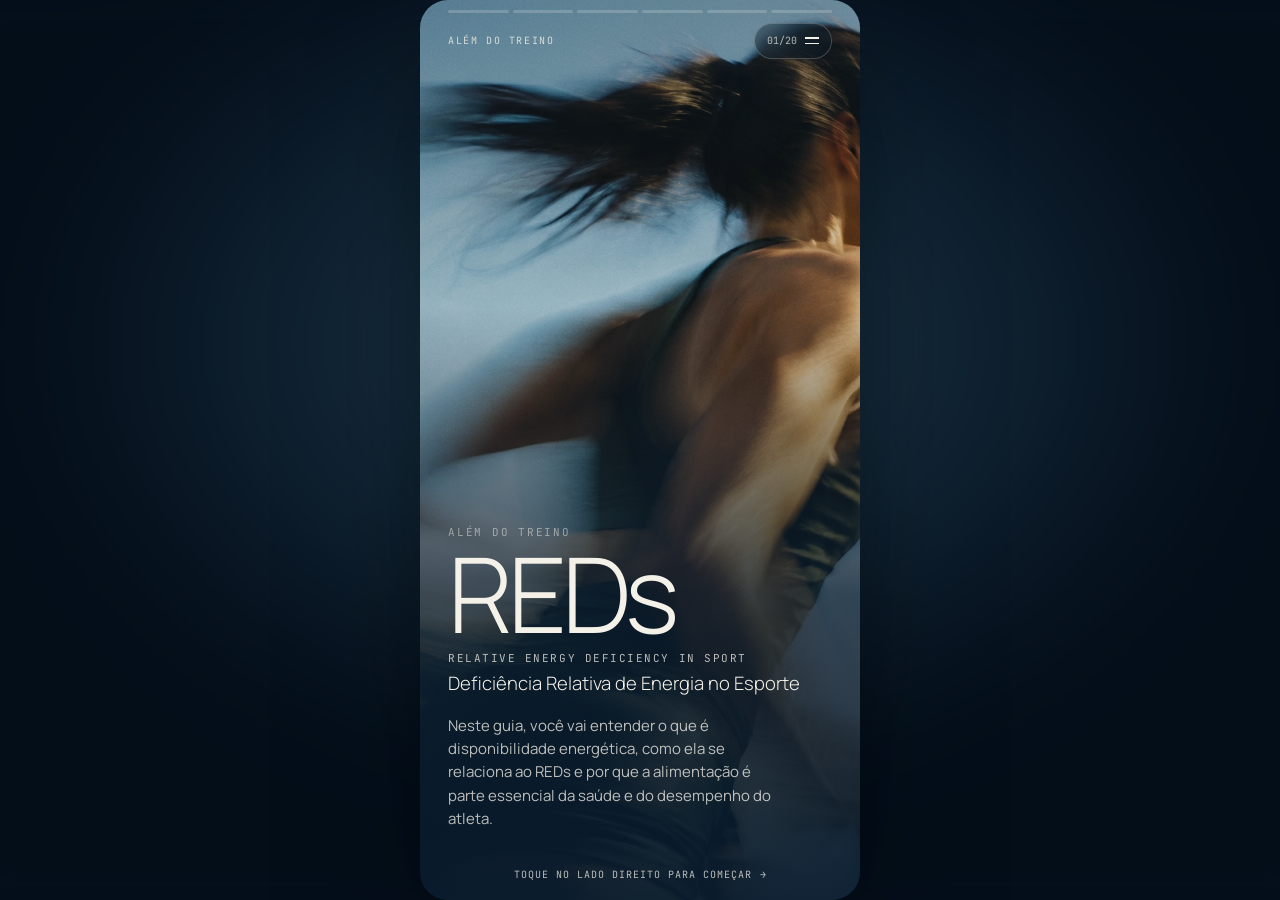
<file: index.html>
<!doctype html>
<html lang="pt-BR">
  <head>
    <meta charset="UTF-8" />
    <meta name="viewport" content="width=device-width, initial-scale=1, viewport-fit=cover" />
    <meta name="theme-color" content="#081B2D" />
    <meta name="apple-mobile-web-app-capable" content="yes" />
    <meta name="apple-mobile-web-app-status-bar-style" content="black-translucent" />
    <meta name="description" content="Revista digital interativa sobre Deficiência Relativa de Energia no Esporte (REDs). Material educativo para os atletas universitários da Liga Einstein." />
    <title>Além do Treino</title>
    <link rel="preconnect" href="https://fonts.googleapis.com" />
    <link rel="preconnect" href="https://fonts.gstatic.com" crossorigin />
    <link rel="stylesheet" href="https://fonts.googleapis.com/css2?family=Instrument+Serif:ital@0;1&family=JetBrains+Mono:wght@400;500&display=swap" />
    <script type="module" crossorigin src="./assets/revista-BisSAlgN.js"></script>
    <link rel="modulepreload" crossorigin href="./assets/media-7JALDB8Z.js">
    <link rel="stylesheet" crossorigin href="./assets/media-zFpfJcZQ.css">
  </head>
  <body>
    <div id="root"></div>
  </body>
</html>
</file>
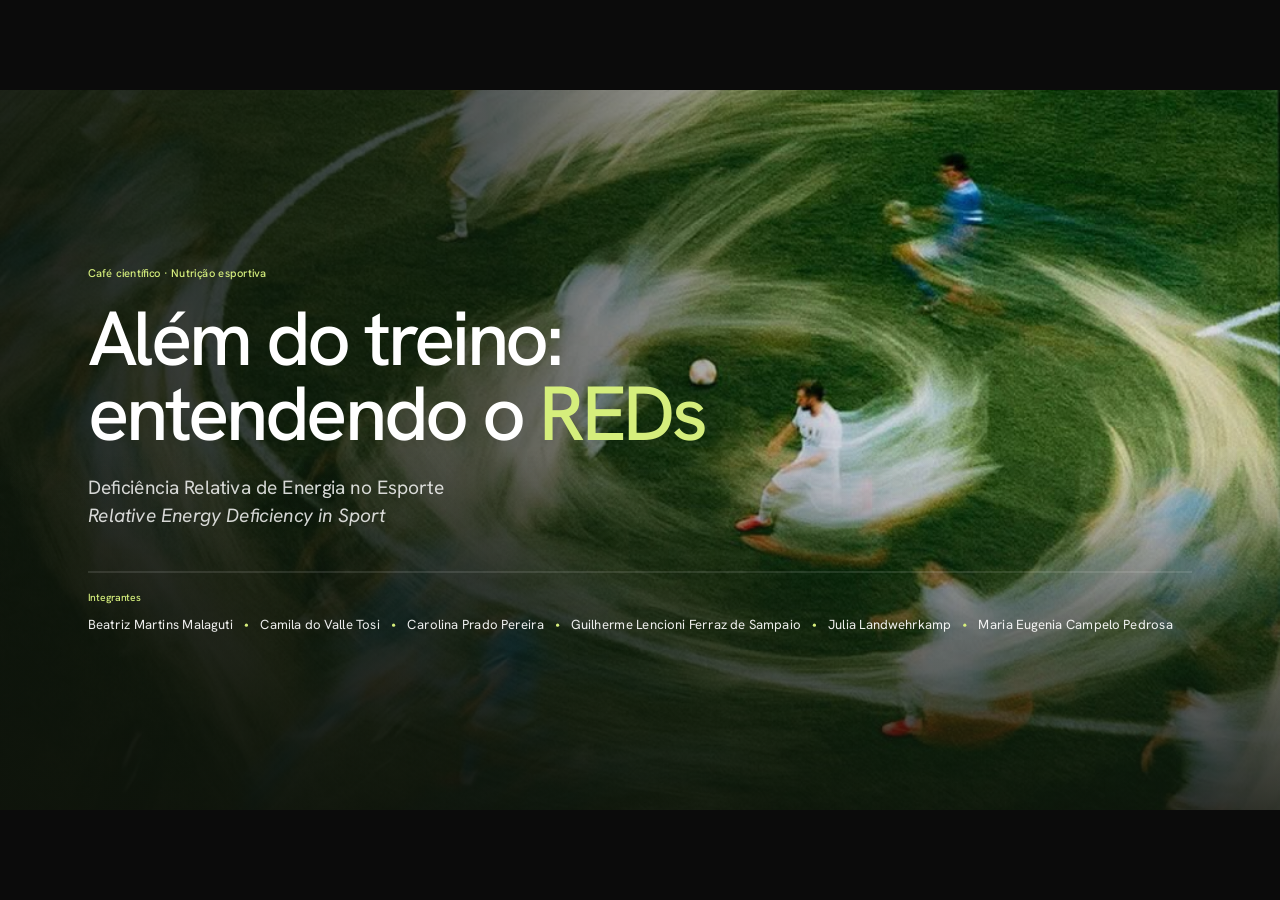
<file: aula-v2.html>
<!doctype html>
<html lang="pt-BR">
  <head>
    <meta charset="UTF-8" />
    <meta name="viewport" content="width=device-width, initial-scale=1" />
    <meta name="theme-color" content="#141414" />
    <title>Além do treino: entendendo o REDs</title>
    <link rel="preconnect" href="https://fonts.googleapis.com" />
    <link rel="preconnect" href="https://fonts.gstatic.com" crossorigin />
    <link rel="stylesheet" href="https://fonts.googleapis.com/css2?family=Hanken+Grotesk:ital,wght@0,300..700;1,300..500&display=swap" />
    <script type="module" crossorigin src="./assets/aula2-DTY_KJh2.js"></script>
    <link rel="modulepreload" crossorigin href="./assets/proxy-BVHBZPdx.js">
    <link rel="modulepreload" crossorigin href="./assets/notas-ZuTpI4Wp.js">
    <link rel="stylesheet" crossorigin href="./assets/proxy-DI9Dw-A4.css">
  </head>
  <body>
    <div id="root"></div>
  </body>
</html>
</file>
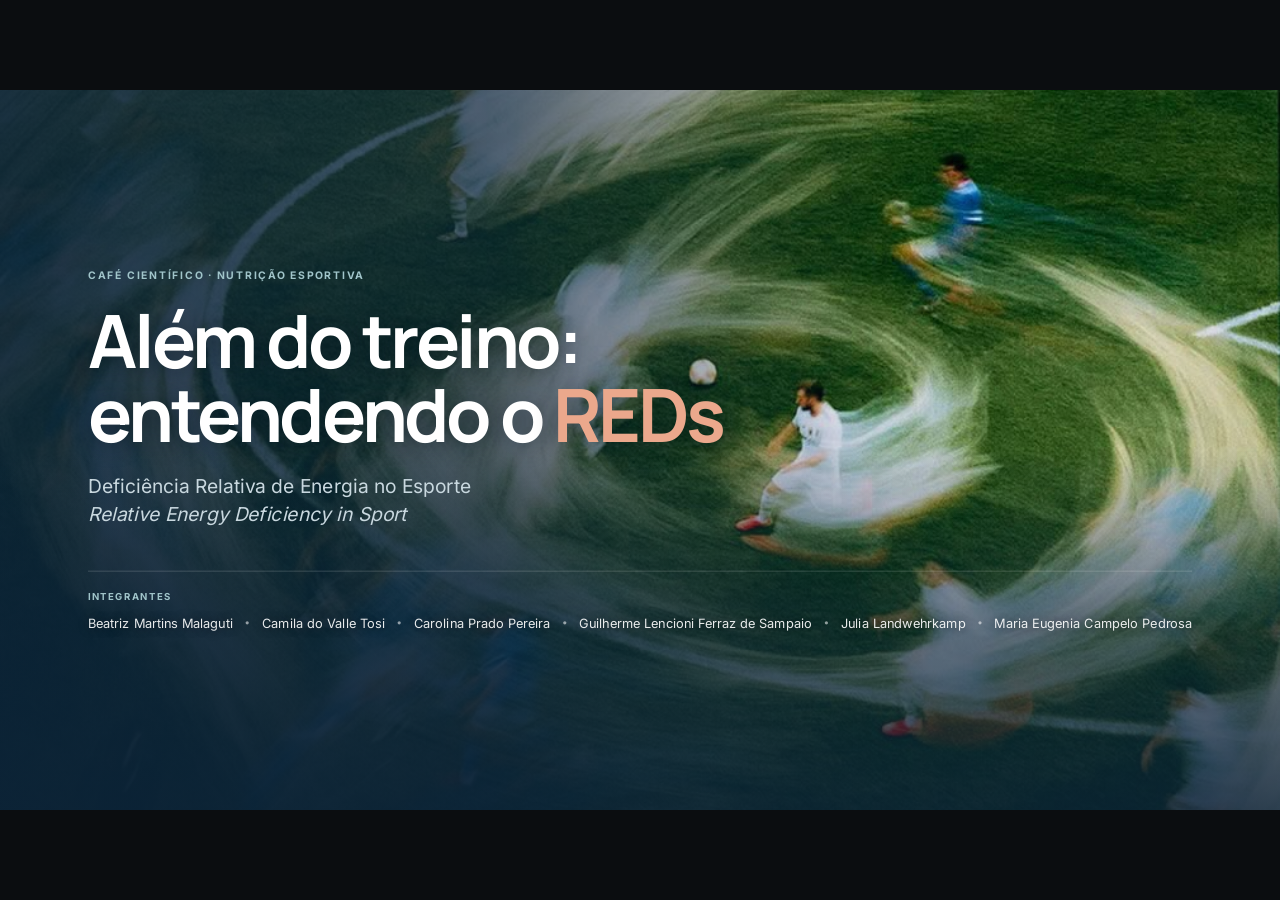
<file: aula.html>
<!doctype html>
<html lang="pt-BR">
  <head>
    <meta charset="UTF-8" />
    <meta name="viewport" content="width=device-width, initial-scale=1" />
    <meta name="theme-color" content="#081B2D" />
    <title>Aula · REDs · Além do Treino</title>
    <link rel="preconnect" href="https://fonts.googleapis.com" />
    <link rel="preconnect" href="https://fonts.gstatic.com" crossorigin />
    <link rel="stylesheet" href="https://fonts.googleapis.com/css2?family=Instrument+Serif:ital@0;1&family=JetBrains+Mono:wght@400;500&display=swap" />
    <script type="module" crossorigin src="./assets/aula-ByTCHoAB.js"></script>
    <link rel="modulepreload" crossorigin href="./assets/media-7JALDB8Z.js">
    <link rel="stylesheet" crossorigin href="./assets/media-zFpfJcZQ.css">
    <link rel="stylesheet" crossorigin href="./assets/aula-BsATLV94.css">
  </head>
  <body>
    <div id="root"></div>
  </body>
</html>
</file>
<file: assets/media-zFpfJcZQ.css>
@font-face{font-family:Manrope Variable;font-style:normal;font-display:swap;font-weight:200 800;src:url([data-uri]) format("woff2-variations");unicode-range:U+0460-052F,U+1C80-1C8A,U+20B4,U+2DE0-2DFF,U+A640-A69F,U+FE2E-FE2F}@font-face{font-family:Manrope Variable;font-style:normal;font-display:swap;font-weight:200 800;src:url(./manrope-cyrillic-wght-normal-Dvxsihut.woff2) format("woff2-variations");unicode-range:U+0301,U+0400-045F,U+0490-0491,U+04B0-04B1,U+2116}@font-face{font-family:Manrope Variable;font-style:normal;font-display:swap;font-weight:200 800;src:url(./manrope-greek-wght-normal-DL7QRZyv.woff2) format("woff2-variations");unicode-range:U+0370-0377,U+037A-037F,U+0384-038A,U+038C,U+038E-03A1,U+03A3-03FF}@font-face{font-family:Manrope Variable;font-style:normal;font-display:swap;font-weight:200 800;src:url(./manrope-vietnamese-wght-normal-usUDDRr7.woff2) format("woff2-variations");unicode-range:U+0102-0103,U+0110-0111,U+0128-0129,U+0168-0169,U+01A0-01A1,U+01AF-01B0,U+0300-0301,U+0303-0304,U+0308-0309,U+0323,U+0329,U+1EA0-1EF9,U+20AB}@font-face{font-family:Manrope Variable;font-style:normal;font-display:swap;font-weight:200 800;src:url(./manrope-latin-ext-wght-normal-Ch3YOpNY.woff2) format("woff2-variations");unicode-range:U+0100-02BA,U+02BD-02C5,U+02C7-02CC,U+02CE-02D7,U+02DD-02FF,U+0304,U+0308,U+0329,U+1D00-1DBF,U+1E00-1E9F,U+1EF2-1EFF,U+2020,U+20A0-20AB,U+20AD-20C0,U+2113,U+2C60-2C7F,U+A720-A7FF}@font-face{font-family:Manrope Variable;font-style:normal;font-display:swap;font-weight:200 800;src:url(./manrope-latin-wght-normal-DHIcAJRg.woff2) format("woff2-variations");unicode-range:U+0000-00FF,U+0131,U+0152-0153,U+02BB-02BC,U+02C6,U+02DA,U+02DC,U+0304,U+0308,U+0329,U+2000-206F,U+20AC,U+2122,U+2191,U+2193,U+2212,U+2215,U+FEFF,U+FFFD}*,:before,:after{--tw-border-spacing-x: 0;--tw-border-spacing-y: 0;--tw-translate-x: 0;--tw-translate-y: 0;--tw-rotate: 0;--tw-skew-x: 0;--tw-skew-y: 0;--tw-scale-x: 1;--tw-scale-y: 1;--tw-pan-x: ;--tw-pan-y: ;--tw-pinch-zoom: ;--tw-scroll-snap-strictness: proximity;--tw-gradient-from-position: ;--tw-gradient-via-position: ;--tw-gradient-to-position: ;--tw-ordinal: ;--tw-slashed-zero: ;--tw-numeric-figure: ;--tw-numeric-spacing: ;--tw-numeric-fraction: ;--tw-ring-inset: ;--tw-ring-offset-width: 0px;--tw-ring-offset-color: #fff;--tw-ring-color: rgb(59 130 246 / .5);--tw-ring-offset-shadow: 0 0 #0000;--tw-ring-shadow: 0 0 #0000;--tw-shadow: 0 0 #0000;--tw-shadow-colored: 0 0 #0000;--tw-blur: ;--tw-brightness: ;--tw-contrast: ;--tw-grayscale: ;--tw-hue-rotate: ;--tw-invert: ;--tw-saturate: ;--tw-sepia: ;--tw-drop-shadow: ;--tw-backdrop-blur: ;--tw-backdrop-brightness: ;--tw-backdrop-contrast: ;--tw-backdrop-grayscale: ;--tw-backdrop-hue-rotate: ;--tw-backdrop-invert: ;--tw-backdrop-opacity: ;--tw-backdrop-saturate: ;--tw-backdrop-sepia: ;--tw-contain-size: ;--tw-contain-layout: ;--tw-contain-paint: ;--tw-contain-style: }::backdrop{--tw-border-spacing-x: 0;--tw-border-spacing-y: 0;--tw-translate-x: 0;--tw-translate-y: 0;--tw-rotate: 0;--tw-skew-x: 0;--tw-skew-y: 0;--tw-scale-x: 1;--tw-scale-y: 1;--tw-pan-x: ;--tw-pan-y: ;--tw-pinch-zoom: ;--tw-scroll-snap-strictness: proximity;--tw-gradient-from-position: ;--tw-gradient-via-position: ;--tw-gradient-to-position: ;--tw-ordinal: ;--tw-slashed-zero: ;--tw-numeric-figure: ;--tw-numeric-spacing: ;--tw-numeric-fraction: ;--tw-ring-inset: ;--tw-ring-offset-width: 0px;--tw-ring-offset-color: #fff;--tw-ring-color: rgb(59 130 246 / .5);--tw-ring-offset-shadow: 0 0 #0000;--tw-ring-shadow: 0 0 #0000;--tw-shadow: 0 0 #0000;--tw-shadow-colored: 0 0 #0000;--tw-blur: ;--tw-brightness: ;--tw-contrast: ;--tw-grayscale: ;--tw-hue-rotate: ;--tw-invert: ;--tw-saturate: ;--tw-sepia: ;--tw-drop-shadow: ;--tw-backdrop-blur: ;--tw-backdrop-brightness: ;--tw-backdrop-contrast: ;--tw-backdrop-grayscale: ;--tw-backdrop-hue-rotate: ;--tw-backdrop-invert: ;--tw-backdrop-opacity: ;--tw-backdrop-saturate: ;--tw-backdrop-sepia: ;--tw-contain-size: ;--tw-contain-layout: ;--tw-contain-paint: ;--tw-contain-style: }*,:before,:after{box-sizing:border-box;border-width:0;border-style:solid;border-color:#e5e7eb}:before,:after{--tw-content: ""}html,:host{line-height:1.5;-webkit-text-size-adjust:100%;-moz-tab-size:4;-o-tab-size:4;tab-size:4;font-family:Manrope Variable,Manrope,system-ui,sans-serif;font-feature-settings:normal;font-variation-settings:normal;-webkit-tap-highlight-color:transparent}body{margin:0;line-height:inherit}hr{height:0;color:inherit;border-top-width:1px}abbr:where([title]){-webkit-text-decoration:underline dotted;text-decoration:underline dotted}h1,h2,h3,h4,h5,h6{font-size:inherit;font-weight:inherit}a{color:inherit;text-decoration:inherit}b,strong{font-weight:bolder}code,kbd,samp,pre{font-family:JetBrains Mono,ui-monospace,monospace;font-feature-settings:normal;font-variation-settings:normal;font-size:1em}small{font-size:80%}sub,sup{font-size:75%;line-height:0;position:relative;vertical-align:baseline}sub{bottom:-.25em}sup{top:-.5em}table{text-indent:0;border-color:inherit;border-collapse:collapse}button,input,optgroup,select,textarea{font-family:inherit;font-feature-settings:inherit;font-variation-settings:inherit;font-size:100%;font-weight:inherit;line-height:inherit;letter-spacing:inherit;color:inherit;margin:0;padding:0}button,select{text-transform:none}button,input:where([type=button]),input:where([type=reset]),input:where([type=submit]){-webkit-appearance:button;background-color:transparent;background-image:none}:-moz-focusring{outline:auto}:-moz-ui-invalid{box-shadow:none}progress{vertical-align:baseline}::-webkit-inner-spin-button,::-webkit-outer-spin-button{height:auto}[type=search]{-webkit-appearance:textfield;outline-offset:-2px}::-webkit-search-decoration{-webkit-appearance:none}::-webkit-file-upload-button{-webkit-appearance:button;font:inherit}summary{display:list-item}blockquote,dl,dd,h1,h2,h3,h4,h5,h6,hr,figure,p,pre{margin:0}fieldset{margin:0;padding:0}legend{padding:0}ol,ul,menu{list-style:none;margin:0;padding:0}dialog{padding:0}textarea{resize:vertical}input::-moz-placeholder,textarea::-moz-placeholder{opacity:1;color:#9ca3af}input::placeholder,textarea::placeholder{opacity:1;color:#9ca3af}button,[role=button]{cursor:pointer}:disabled{cursor:default}img,svg,video,canvas,audio,iframe,embed,object{display:block;vertical-align:middle}img,video{max-width:100%;height:auto}[hidden]:where(:not([hidden=until-found])){display:none}.pointer-events-none{pointer-events:none}.pointer-events-auto{pointer-events:auto}.fixed{position:fixed}.absolute{position:absolute}.relative{position:relative}.sticky{position:sticky}.inset-0{top:0;right:0;bottom:0;left:0}.inset-x-0{left:0;right:0}.inset-y-0{top:0;bottom:0}.-left-5{left:-1.25rem}.-left-\[6px\]{left:-6px}.-top-5{top:-1.25rem}.-top-\[6px\]{top:-6px}.bottom-0{bottom:0}.bottom-2{bottom:.5rem}.bottom-3{bottom:.75rem}.bottom-\[30\%\]{bottom:30%}.left-0{left:0}.left-1\/2{left:50%}.left-3{left:.75rem}.left-4{left:1rem}.left-\[3px\]{left:3px}.right-0{right:0}.right-3{right:.75rem}.right-4{right:1rem}.top-0{top:0}.top-2{top:.5rem}.top-\[10px\]{top:10px}.top-\[3px\]{top:3px}.top-\[9\%\]{top:9%}.isolate{isolation:isolate}.z-20{z-index:20}.z-30{z-index:30}.z-50{z-index:50}.z-\[5\]{z-index:5}.m-0{margin:0}.mx-0\.5{margin-left:.125rem;margin-right:.125rem}.mx-3{margin-left:.75rem;margin-right:.75rem}.mx-auto{margin-left:auto;margin-right:auto}.\!mb-0{margin-bottom:0!important}.\!mb-2{margin-bottom:.5rem!important}.\!mb-3{margin-bottom:.75rem!important}.\!mb-4{margin-bottom:1rem!important}.-ml-1{margin-left:-.25rem}.mb-0{margin-bottom:0}.mb-1{margin-bottom:.25rem}.mb-1\.5{margin-bottom:.375rem}.mb-2{margin-bottom:.5rem}.mb-2\.5{margin-bottom:.625rem}.mb-3{margin-bottom:.75rem}.mb-4{margin-bottom:1rem}.mr-2{margin-right:.5rem}.mt-1{margin-top:.25rem}.mt-2{margin-top:.5rem}.mt-2\.5{margin-top:.625rem}.mt-3{margin-top:.75rem}.mt-4{margin-top:1rem}.mt-5{margin-top:1.25rem}.mt-6{margin-top:1.5rem}.mt-8{margin-top:2rem}.mt-\[\.5em\]{margin-top:.5em}.block{display:block}.flex{display:flex}.inline-flex{display:inline-flex}.grid{display:grid}.hidden{display:none}.aspect-square{aspect-ratio:1 / 1}.h-1{height:.25rem}.h-1\.5{height:.375rem}.h-10{height:2.5rem}.h-11{height:2.75rem}.h-12{height:3rem}.h-3{height:.75rem}.h-4{height:1rem}.h-6{height:1.5rem}.h-7{height:1.75rem}.h-8{height:2rem}.h-9{height:2.25rem}.h-\[1\.5px\]{height:1.5px}.h-\[12px\]{height:12px}.h-\[18px\]{height:18px}.h-\[2\.5px\]{height:2.5px}.h-\[22\%\]{height:22%}.h-\[28px\]{height:28px}.h-\[38\%\]{height:38%}.h-\[3px\]{height:3px}.h-\[42\%\]{height:42%}.h-\[58\%\]{height:58%}.h-\[70px\]{height:70px}.h-\[90px\]{height:90px}.h-full{height:100%}.max-h-\[78\%\]{max-height:78%}.min-h-\[12em\]{min-height:12em}.min-h-\[42px\]{min-height:42px}.min-h-\[48px\]{min-height:48px}.min-h-\[5\.4em\]{min-height:5.4em}.min-h-\[5\.6em\]{min-height:5.6em}.min-h-\[52px\]{min-height:52px}.min-h-\[7\.5em\]{min-height:7.5em}.min-h-\[9\.5em\]{min-height:9.5em}.min-h-full{min-height:100%}.w-1{width:.25rem}.w-1\.5{width:.375rem}.w-10{width:2.5rem}.w-11{width:2.75rem}.w-12{width:3rem}.w-3{width:.75rem}.w-4{width:1rem}.w-6{width:1.5rem}.w-7{width:1.75rem}.w-9{width:2.25rem}.w-\[12px\]{width:12px}.w-\[14px\]{width:14px}.w-\[18px\]{width:18px}.w-\[3px\]{width:3px}.w-\[80\%\]{width:80%}.w-\[96px\]{width:96px}.w-full{width:100%}.w-px{width:1px}.min-w-0{min-width:0px}.max-w-\[36ch\]{max-width:36ch}.flex-1{flex:1 1 0%}.shrink-0{flex-shrink:0}.grow{flex-grow:1}.origin-top{transform-origin:top}.origin-top-left{transform-origin:top left}.-translate-x-1\/2{--tw-translate-x: -50%;transform:translate(var(--tw-translate-x),var(--tw-translate-y)) rotate(var(--tw-rotate)) skew(var(--tw-skew-x)) skewY(var(--tw-skew-y)) scaleX(var(--tw-scale-x)) scaleY(var(--tw-scale-y))}.transform{transform:translate(var(--tw-translate-x),var(--tw-translate-y)) rotate(var(--tw-rotate)) skew(var(--tw-skew-x)) skewY(var(--tw-skew-y)) scaleX(var(--tw-scale-x)) scaleY(var(--tw-scale-y))}.cursor-pointer{cursor:pointer}.select-none{-webkit-user-select:none;-moz-user-select:none;user-select:none}.resize{resize:both}.list-none{list-style-type:none}.grid-cols-2{grid-template-columns:repeat(2,minmax(0,1fr))}.grid-cols-\[2\.4rem_1fr\]{grid-template-columns:2.4rem 1fr}.grid-cols-\[3\.2rem_1fr\]{grid-template-columns:3.2rem 1fr}.grid-cols-\[auto_1fr\]{grid-template-columns:auto 1fr}.flex-col{flex-direction:column}.flex-wrap{flex-wrap:wrap}.items-start{align-items:flex-start}.items-end{align-items:flex-end}.items-center{align-items:center}.items-baseline{align-items:baseline}.items-stretch{align-items:stretch}.justify-end{justify-content:flex-end}.justify-center{justify-content:center}.justify-between{justify-content:space-between}.gap-1{gap:.25rem}.gap-1\.5{gap:.375rem}.gap-2{gap:.5rem}.gap-2\.5{gap:.625rem}.gap-3{gap:.75rem}.gap-4{gap:1rem}.gap-8{gap:2rem}.gap-\[1\.1dvh\]{gap:1.1dvh}.gap-\[2px\]{gap:2px}.gap-\[3vw\]{gap:3vw}.gap-\[4px\]{gap:4px}.gap-x-3{-moz-column-gap:.75rem;column-gap:.75rem}.self-start{align-self:flex-start}.overflow-hidden{overflow:hidden}.overflow-y-auto{overflow-y:auto}.truncate{overflow:hidden;text-overflow:ellipsis;white-space:nowrap}.whitespace-nowrap{white-space:nowrap}.rounded-2xl{border-radius:1rem}.rounded-\[18px\]{border-radius:18px}.rounded-\[22px\]{border-radius:22px}.rounded-\[45px\]{border-radius:45px}.rounded-\[54px\]{border-radius:54px}.rounded-full{border-radius:9999px}.rounded-xl{border-radius:.75rem}.rounded-t-\[26px\]{border-top-left-radius:26px;border-top-right-radius:26px}.border{border-width:1px}.border-0{border-width:0px}.border-l-2{border-left-width:2px}.border-t{border-top-width:1px}.border-\[color\:var\(--line\)\]{border-color:var(--line)}.border-\[rgba\(128\,140\,150\,\.22\)\]{border-color:#808c9638}.border-\[rgba\(128\,140\,150\,\.35\)\]{border-color:#808c9659}.border-white\/60{border-color:#fff9}.bg-\[rgba\(244\,241\,233\,\.25\)\]{background-color:#f4f1e940}.bg-\[rgba\(5\,15\,26\,\.55\)\]{background-color:#050f1a8c}.bg-\[var\(--bone\)\]{background-color:var(--bone)}.bg-\[var\(--midnight\)\]{background-color:var(--midnight)}.bg-black\/45{background-color:#00000073}.bg-current{background-color:currentColor}.object-cover{-o-object-fit:cover;object-fit:cover}.p-0{padding:0}.p-1{padding:.25rem}.p-3{padding:.75rem}.p-\[9px\]{padding:9px}.px-10{padding-left:2.5rem;padding-right:2.5rem}.px-2{padding-left:.5rem;padding-right:.5rem}.px-2\.5{padding-left:.625rem;padding-right:.625rem}.px-3\.5{padding-left:.875rem;padding-right:.875rem}.px-4{padding-left:1rem;padding-right:1rem}.px-5{padding-left:1.25rem;padding-right:1.25rem}.px-6{padding-left:1.5rem;padding-right:1.5rem}.px-\[var\(--pad-x\)\]{padding-left:var(--pad-x);padding-right:var(--pad-x)}.py-1{padding-top:.25rem;padding-bottom:.25rem}.py-2\.5{padding-top:.625rem;padding-bottom:.625rem}.py-3{padding-top:.75rem;padding-bottom:.75rem}.py-3\.5{padding-top:.875rem;padding-bottom:.875rem}.py-8{padding-top:2rem;padding-bottom:2rem}.py-\[\.55dvh\]{padding-top:.55dvh;padding-bottom:.55dvh}.py-\[\.6dvh\]{padding-top:.6dvh;padding-bottom:.6dvh}.py-\[\.85dvh\]{padding-top:.85dvh;padding-bottom:.85dvh}.py-\[1\.7dvh\]{padding-top:1.7dvh;padding-bottom:1.7dvh}.py-\[1dvh\]{padding-top:1dvh;padding-bottom:1dvh}.pb-1{padding-bottom:.25rem}.pb-2{padding-bottom:.5rem}.pb-3{padding-bottom:.75rem}.pl-3{padding-left:.75rem}.pl-4{padding-left:1rem}.pr-2{padding-right:.5rem}.pr-3{padding-right:.75rem}.pt-1{padding-top:.25rem}.pt-2{padding-top:.5rem}.pt-3{padding-top:.75rem}.pt-4{padding-top:1rem}.pt-5{padding-top:1.25rem}.pt-\[18\%\]{padding-top:18%}.text-left{text-align:left}.text-center{text-align:center}.text-right{text-align:right}.font-mono{font-family:JetBrains Mono,ui-monospace,monospace}.text-\[10px\]{font-size:10px}.text-\[11px\]{font-size:11px}.text-\[12px\]{font-size:12px}.text-\[14px\]{font-size:14px}.text-\[16px\]{font-size:16px}.text-\[22px\]{font-size:22px}.font-extralight{font-weight:200}.font-light{font-weight:300}.font-medium{font-weight:500}.font-semibold{font-weight:600}.uppercase{text-transform:uppercase}.italic{font-style:italic}.tabular-nums{--tw-numeric-spacing: tabular-nums;font-variant-numeric:var(--tw-ordinal) var(--tw-slashed-zero) var(--tw-numeric-figure) var(--tw-numeric-spacing) var(--tw-numeric-fraction)}.leading-\[\.85\]{line-height:.85}.leading-\[\.8\]{line-height:.8}.leading-\[1\.02\]{line-height:1.02}.leading-\[1\.05\]{line-height:1.05}.leading-\[1\.08\]{line-height:1.08}.leading-\[1\.3\]{line-height:1.3}.leading-\[1\.45\]{line-height:1.45}.leading-none{line-height:1}.leading-relaxed{line-height:1.625}.leading-snug{line-height:1.375}.leading-tight{line-height:1.25}.tracking-\[-\.015em\]{letter-spacing:-.015em}.tracking-\[-\.035em\]{letter-spacing:-.035em}.tracking-\[-\.03em\]{letter-spacing:-.03em}.tracking-\[-\.04em\]{letter-spacing:-.04em}.tracking-\[-\.05em\]{letter-spacing:-.05em}.tracking-\[\.14em\]{letter-spacing:.14em}.tracking-\[\.16em\]{letter-spacing:.16em}.tracking-\[\.1em\]{letter-spacing:.1em}.tracking-tight{letter-spacing:-.025em}.tracking-wider{letter-spacing:.05em}.tracking-widest{letter-spacing:.1em}.text-\[var\(--midnight\)\]{color:var(--midnight)}.no-underline{text-decoration-line:none}.opacity-20{opacity:.2}.opacity-50{opacity:.5}.opacity-60{opacity:.6}.opacity-70{opacity:.7}.opacity-75{opacity:.75}.opacity-80{opacity:.8}.outline-none{outline:2px solid transparent;outline-offset:2px}.blur{--tw-blur: blur(8px);filter:var(--tw-blur) var(--tw-brightness) var(--tw-contrast) var(--tw-grayscale) var(--tw-hue-rotate) var(--tw-invert) var(--tw-saturate) var(--tw-sepia) var(--tw-drop-shadow)}.drop-shadow{--tw-drop-shadow: drop-shadow(0 1px 2px rgb(0 0 0 / .1)) drop-shadow(0 1px 1px rgb(0 0 0 / .06));filter:var(--tw-blur) var(--tw-brightness) var(--tw-contrast) var(--tw-grayscale) var(--tw-hue-rotate) var(--tw-invert) var(--tw-saturate) var(--tw-sepia) var(--tw-drop-shadow)}.grayscale{--tw-grayscale: grayscale(100%);filter:var(--tw-blur) var(--tw-brightness) var(--tw-contrast) var(--tw-grayscale) var(--tw-hue-rotate) var(--tw-invert) var(--tw-saturate) var(--tw-sepia) var(--tw-drop-shadow)}.filter{filter:var(--tw-blur) var(--tw-brightness) var(--tw-contrast) var(--tw-grayscale) var(--tw-hue-rotate) var(--tw-invert) var(--tw-saturate) var(--tw-sepia) var(--tw-drop-shadow)}.transition{transition-property:color,background-color,border-color,text-decoration-color,fill,stroke,opacity,box-shadow,transform,filter,backdrop-filter;transition-timing-function:cubic-bezier(.4,0,.2,1);transition-duration:.15s}.transition-\[width\]{transition-property:width;transition-timing-function:cubic-bezier(.4,0,.2,1);transition-duration:.15s}.transition-all{transition-property:all;transition-timing-function:cubic-bezier(.4,0,.2,1);transition-duration:.15s}.transition-colors{transition-property:color,background-color,border-color,text-decoration-color,fill,stroke;transition-timing-function:cubic-bezier(.4,0,.2,1);transition-duration:.15s}.transition-opacity{transition-property:opacity;transition-timing-function:cubic-bezier(.4,0,.2,1);transition-duration:.15s}.transition-transform{transition-property:transform;transition-timing-function:cubic-bezier(.4,0,.2,1);transition-duration:.15s}.duration-300{transition-duration:.3s}.duration-500{transition-duration:.5s}.duration-700{transition-duration:.7s}.ease-in-out{transition-timing-function:cubic-bezier(.4,0,.2,1)}.ease-out{transition-timing-function:cubic-bezier(0,0,.2,1)}:root{--midnight: #081B2D;--ocean: #14364D;--atlas: #39637B;--glacier: #A1C5CA;--mist: #D7E3E1;--bone: #F4F1E9;--olive: #82967D;--coral: #D99A82;--amber: #E7C27D;--u: min(1vw, .5dvh);--fs-hero: clamp(46px, calc(var(--u) * 16), 78px);--fs-title: clamp(21px, calc(var(--u) * 6.8), 30px);--fs-lead: clamp(14.5px, calc(var(--u) * 4), 16.5px);--fs-body: clamp(13.5px, calc(var(--u) * 3.6), 15px);--fs-small: clamp(12px, calc(var(--u) * 3.25), 13.5px);--fs-mono: clamp(9.5px, calc(var(--u) * 2.55), 11px);--safe-t: env(safe-area-inset-top, 0px);--safe-b: env(safe-area-inset-bottom, 0px);--bar: 54px;--pad-x: clamp(18px, 6vw, 28px);--top: calc(var(--safe-t) + var(--bar) + 6px);--bottom: calc(var(--safe-b) + 58px)}html,body,#root{height:100%}body{margin:0;background:#050f1a;color:var(--bone);font-family:Manrope Variable,Manrope,system-ui,sans-serif;-webkit-font-smoothing:antialiased;overscroll-behavior:none;-webkit-tap-highlight-color:transparent}button{font:inherit;color:inherit}:focus-visible{outline:2px solid var(--coral);outline-offset:3px;border-radius:6px}.app{position:fixed;top:0;right:0;bottom:0;left:0;display:flex;justify-content:center;overflow:clip}.app__ambient{position:absolute;top:-10%;right:-10%;bottom:-10%;left:-10%;filter:blur(60px) saturate(1.1);opacity:.55;transition:background 1s}.device{position:relative;width:100%;height:100%;overflow:clip;background:var(--midnight);touch-action:manipulation}@media (min-width: 640px) and (min-height: 560px){.device{width:min(440px,50dvh);height:min(100dvh,940px);align-self:center;border-radius:28px;box-shadow:0 40px 120px -30px #000000b3}}.t-dark{--bg: #081B2D;--fg: #F4F1E9;--fg2: rgba(244,241,233,.76);--fg3: rgba(244,241,233,.5);--line: rgba(244,241,233,.16);--glass: rgba(20,54,77,.45);--warm: #D99A82;--accent: #A1C5CA}.t-deep{--bg: #050f1a;--fg: #F4F1E9;--fg2: rgba(244,241,233,.76);--fg3: rgba(244,241,233,.5);--line: rgba(244,241,233,.16);--glass: rgba(8,27,45,.55);--warm: #D99A82;--accent: #A1C5CA}.t-dusk{--bg: #13202d;--fg: #F4F1E9;--fg2: rgba(244,241,233,.78);--fg3: rgba(244,241,233,.52);--line: rgba(244,241,233,.16);--glass: rgba(19,32,45,.55);--warm: #D99A82;--accent: #D99A82}.t-light{--bg: #F4F1E9;--fg: #081B2D;--fg2: rgba(8,27,45,.76);--fg3: rgba(8,27,45,.52);--line: rgba(8,27,45,.14);--glass: rgba(255,255,255,.72);--warm: #B8705A;--accent: #39637B}.screen{position:absolute;top:0;right:0;bottom:0;left:0;background:var(--bg);color:var(--fg);overflow:clip}.screen__body{position:absolute;top:0;right:0;bottom:0;left:0;display:flex;flex-direction:column;padding:var(--top) var(--pad-x) var(--bottom);overflow-y:auto;scrollbar-width:none;overscroll-behavior:contain}.screen__body::-webkit-scrollbar{display:none}.screen__body>.grow{flex:1 1 auto;min-height:12px}.kick{font-family:JetBrains Mono,monospace;font-size:var(--fs-mono);letter-spacing:.16em;text-transform:uppercase;color:var(--fg3);margin:0 0 .9em}.kick--dot:before{content:"";display:inline-block;width:6px;height:6px;border-radius:50%;background:var(--warm);margin-right:.7em;vertical-align:.1em}.ttl{font-weight:300;font-size:var(--fs-title);line-height:1.04;letter-spacing:-.035em;margin:0 0 .55em;text-wrap:balance}.ttl .a{color:var(--fg3)}.lead{font-size:var(--fs-lead);line-height:1.5;color:var(--fg2);margin:0 0 .8em}.lead strong,.body strong{color:var(--fg);font-weight:600}.body{font-size:var(--fs-body);line-height:1.55;color:var(--fg2);margin:0 0 .8em}.note{font-family:JetBrains Mono,monospace;font-size:var(--fs-mono);line-height:1.5;color:var(--fg3);margin:.4em 0 0}.serif{font-family:"Instrument Serif",Georgia,serif;font-style:italic;font-weight:400}.media{position:absolute;top:0;right:0;bottom:0;left:0;overflow:hidden}.media img{position:absolute;top:0;right:0;bottom:0;left:0;width:100%;height:100%;-o-object-fit:cover;object-fit:cover;z-index:1}.lf:before{content:"";position:absolute;top:-25%;right:-25%;bottom:-25%;left:-25%;filter:blur(36px);background:radial-gradient(45% 40% at 70% 30%,var(--l1),transparent 70%),radial-gradient(50% 45% at 25% 75%,var(--l2),transparent 70%),radial-gradient(70% 60% at 50% 50%,var(--l3),transparent 80%)}.lf--cool{--l1: rgba(57,99,123,.95);--l2: rgba(161,197,202,.4);--l3: rgba(20,54,77,.95);background:#081b2d}.lf--warm{--l1: rgba(217,154,130,.8);--l2: rgba(231,194,125,.4);--l3: rgba(20,54,77,.9);background:#0d1b29}.lf--dusk{--l1: rgba(217,154,130,.6);--l2: rgba(57,99,123,.75);--l3: rgba(26,34,48,.95);background:#13202d}.lf--deep{--l1: rgba(20,54,77,.95);--l2: rgba(130,150,125,.35);--l3: rgba(8,27,45,1);background:#050f1a}.lf--bone{--l1: rgba(255,255,255,.95);--l2: rgba(215,227,225,.95);--l3: rgba(233,226,210,.95);background:#ece6d9}.grain{position:absolute;top:0;right:0;bottom:0;left:0;z-index:2;pointer-events:none;opacity:.13;mix-blend-mode:overlay;background-image:url("data:image/svg+xml,%3Csvg xmlns='http://www.w3.org/2000/svg' width='160' height='160'%3E%3Cfilter id='n'%3E%3CfeTurbulence type='fractalNoise' baseFrequency='.9' numOctaves='2' stitchTiles='stitch'/%3E%3C/filter%3E%3Crect width='100%25' height='100%25' filter='url(%23n)'/%3E%3C/svg%3E")}.shade-b{position:absolute;top:0;right:0;bottom:0;left:0;z-index:3;pointer-events:none;background:linear-gradient(0deg,#081b2df5,#081b2dc7 34%,#081b2d26 66%,#081b2d59)}.t-dusk .shade-b{background:linear-gradient(0deg,#13202df7,#13202dcc 36%,#13202d1f 70%,#13202d59)}.t-light .shade-b{background:linear-gradient(0deg,#f4f1e9fa,#f4f1e9d9,#f4f1e91a 72%)}.on-media{z-index:4}.glass{background:var(--glass);border:1px solid var(--line);backdrop-filter:blur(16px);-webkit-backdrop-filter:blur(16px);border-radius:18px}.chip{display:inline-flex;align-items:center;gap:8px;font-size:var(--fs-small);padding:6px 11px;border-radius:999px;border:1px solid var(--line);background:var(--glass);backdrop-filter:blur(10px);-webkit-backdrop-filter:blur(10px);white-space:nowrap}.chip i{width:7px;height:7px;border-radius:50%;background:var(--accent);box-shadow:0 0 0 4px color-mix(in srgb,var(--accent) 25%,transparent)}.chip--warm i{background:var(--coral);box-shadow:0 0 0 4px #d99a8240}.src-btn{display:inline-flex;align-items:center;gap:8px;align-self:flex-start;padding:7px 12px 7px 10px;min-height:34px;border-radius:999px;border:1px solid var(--line);background:transparent;color:var(--fg3);font-family:JetBrains Mono,monospace;font-size:var(--fs-mono);letter-spacing:.1em;text-transform:uppercase;cursor:pointer}.src-btn b{color:var(--warm);font-weight:500}.rule{height:1px;background:var(--line);border:0;margin:0}.body-svg{overflow:visible}.body-svg .b-aura{fill:none;stroke:#a1c5ca8c;stroke-width:6;opacity:.35}.body-svg .b-skin{stroke:#a1c5cabf;stroke-width:.9}.body-svg .b-ossos{fill:none;stroke:#f4f1e952;stroke-width:1.6;stroke-linecap:round}.body-svg .b-coluna rect{fill:#f4f1e929;stroke:none}.body-svg .b-ossos circle{fill:#f4f1e91f}.body-svg .b-vasos{fill:none;stroke:#d99a8261;stroke-width:1.1}.body-svg .b-musculo{fill:#d99a8212;stroke:#d99a8240;stroke-width:.8}.body-svg .b-tibia{fill:none;stroke:#f4f1e900;stroke-width:5;stroke-linecap:round}.body-svg .b-cerebro path{fill:#a1c5ca14;stroke:#a1c5ca80;stroke-width:.8}.body-svg .b-cerebro .giro{fill:none;stroke:#a1c5ca59;stroke-width:.6}.body-svg .b-hipo{fill:#f4f1e966;stroke:#f4f1e966;stroke-width:.8}.body-svg .b-tireoide{fill:#a1c5ca38;stroke:#a1c5cab3;stroke-width:.7}.body-svg .b-coracao{fill:#d99a8224;stroke:#d99a8273;stroke-width:.7}.body-svg .b-gonadas{fill:#d99a8200;stroke:#d99a8200;stroke-width:.8}.body-svg .b-eixo{fill:none;stroke:var(--coral);stroke-width:1.4;stroke-dasharray:3 5;opacity:0;transition:opacity .8s}.body-svg .b-t3 circle{fill:var(--glacier);opacity:0}.body-svg .b-outros circle{fill:#d99a821a;stroke:#d99a8299;stroke-dasharray:2 4;opacity:0;transition:opacity .8s}.body-svg .b-vaso circle{fill:none;stroke:var(--coral);opacity:0}.body-svg [id]{transition:fill .8s,stroke .8s,opacity .8s}.body-svg[data-foco=tireoide] .b-tireoide{fill:#d99a8299;stroke:var(--coral);filter:drop-shadow(0 0 5px rgba(217,154,130,.9))}.body-svg[data-foco=hipotalamo] .b-hipo{fill:var(--coral);stroke:var(--coral);filter:drop-shadow(0 0 4px var(--coral))}.body-svg[data-foco=cerebro] .b-cerebro path{fill:#a1c5ca40;stroke:var(--glacier);filter:drop-shadow(0 0 5px rgba(161,197,202,.8))}.body-svg[data-foco=gonadas] .b-gonadas{fill:#d99a8240;stroke:var(--coral);filter:drop-shadow(0 0 7px rgba(217,154,130,.8))}.body-svg[data-foco=coxa] .b-musculo{fill:#d99a8252;stroke:var(--coral)}.body-svg[data-foco=tibia] .b-tibia{stroke:#f4f1e9e6;filter:drop-shadow(0 0 5px rgba(244,241,233,.8))}.body-svg[data-foco=vaso] .b-vasos{stroke:#d99a82d9}.body-svg[data-foco=vaso] .b-vaso circle{opacity:1}.body-svg[data-foco=outros] .b-outros circle{opacity:1}.is-eixo .body-svg .b-eixo{opacity:.9;animation:dash 1.6s linear infinite}@keyframes dash{to{stroke-dashoffset:-16}}.is-t3 .body-svg .b-t3 circle{animation:t3 2.6s ease-out infinite;animation-delay:var(--d)}@keyframes t3{0%{opacity:0;transform:translate(0)}30%{opacity:.9}to{opacity:0;transform:translateY(18px)}}@keyframes spin{to{transform:rotate(360deg)}}@keyframes ring{0%{transform:scale(.4);opacity:1}to{transform:scale(6);opacity:0}}@keyframes marq{to{transform:translate(-50%)}}@keyframes cue{0%,to{transform:translateY(0);opacity:.5}50%{transform:translateY(-6px);opacity:1}}@keyframes hsPulse{0%{transform:scale(.5);opacity:1}to{transform:scale(1.7);opacity:0}}.rm *,.rm *:before,.rm *:after{animation:none!important}.body-stage svg,.op-body svg,.ej-body svg{width:100%;height:100%;display:block}.ej-body[data-foco=coxa] .b-musculo{fill:#d99a8259;stroke:var(--coral)}.sr-only{position:absolute;width:1px;height:1px;overflow:hidden;clip:rect(0 0 0 0);white-space:nowrap}.t-light .t-dark .shade-b{background:linear-gradient(0deg,#081b2df5,#081b2dc7 34%,#081b2d26 66%,#081b2d59)}@keyframes cueX{0%,to{transform:translate(0)}50%{transform:translate(4px)}}
</file>
<file: assets/proxy-DI9Dw-A4.css>
@font-face{font-family:Manrope Variable;font-style:normal;font-display:swap;font-weight:200 800;src:url([data-uri]) format("woff2-variations");unicode-range:U+0460-052F,U+1C80-1C8A,U+20B4,U+2DE0-2DFF,U+A640-A69F,U+FE2E-FE2F}@font-face{font-family:Manrope Variable;font-style:normal;font-display:swap;font-weight:200 800;src:url(./manrope-cyrillic-wght-normal-Dvxsihut.woff2) format("woff2-variations");unicode-range:U+0301,U+0400-045F,U+0490-0491,U+04B0-04B1,U+2116}@font-face{font-family:Manrope Variable;font-style:normal;font-display:swap;font-weight:200 800;src:url(./manrope-greek-wght-normal-DL7QRZyv.woff2) format("woff2-variations");unicode-range:U+0370-0377,U+037A-037F,U+0384-038A,U+038C,U+038E-03A1,U+03A3-03FF}@font-face{font-family:Manrope Variable;font-style:normal;font-display:swap;font-weight:200 800;src:url(./manrope-vietnamese-wght-normal-usUDDRr7.woff2) format("woff2-variations");unicode-range:U+0102-0103,U+0110-0111,U+0128-0129,U+0168-0169,U+01A0-01A1,U+01AF-01B0,U+0300-0301,U+0303-0304,U+0308-0309,U+0323,U+0329,U+1EA0-1EF9,U+20AB}@font-face{font-family:Manrope Variable;font-style:normal;font-display:swap;font-weight:200 800;src:url(./manrope-latin-ext-wght-normal-Ch3YOpNY.woff2) format("woff2-variations");unicode-range:U+0100-02BA,U+02BD-02C5,U+02C7-02CC,U+02CE-02D7,U+02DD-02FF,U+0304,U+0308,U+0329,U+1D00-1DBF,U+1E00-1E9F,U+1EF2-1EFF,U+2020,U+20A0-20AB,U+20AD-20C0,U+2113,U+2C60-2C7F,U+A720-A7FF}@font-face{font-family:Manrope Variable;font-style:normal;font-display:swap;font-weight:200 800;src:url(./manrope-latin-wght-normal-DHIcAJRg.woff2) format("woff2-variations");unicode-range:U+0000-00FF,U+0131,U+0152-0153,U+02BB-02BC,U+02C6,U+02DA,U+02DC,U+0304,U+0308,U+0329,U+2000-206F,U+20AC,U+2122,U+2191,U+2193,U+2212,U+2215,U+FEFF,U+FFFD}*,:before,:after{--tw-border-spacing-x: 0;--tw-border-spacing-y: 0;--tw-translate-x: 0;--tw-translate-y: 0;--tw-rotate: 0;--tw-skew-x: 0;--tw-skew-y: 0;--tw-scale-x: 1;--tw-scale-y: 1;--tw-pan-x: ;--tw-pan-y: ;--tw-pinch-zoom: ;--tw-scroll-snap-strictness: proximity;--tw-gradient-from-position: ;--tw-gradient-via-position: ;--tw-gradient-to-position: ;--tw-ordinal: ;--tw-slashed-zero: ;--tw-numeric-figure: ;--tw-numeric-spacing: ;--tw-numeric-fraction: ;--tw-ring-inset: ;--tw-ring-offset-width: 0px;--tw-ring-offset-color: #fff;--tw-ring-color: rgb(59 130 246 / .5);--tw-ring-offset-shadow: 0 0 #0000;--tw-ring-shadow: 0 0 #0000;--tw-shadow: 0 0 #0000;--tw-shadow-colored: 0 0 #0000;--tw-blur: ;--tw-brightness: ;--tw-contrast: ;--tw-grayscale: ;--tw-hue-rotate: ;--tw-invert: ;--tw-saturate: ;--tw-sepia: ;--tw-drop-shadow: ;--tw-backdrop-blur: ;--tw-backdrop-brightness: ;--tw-backdrop-contrast: ;--tw-backdrop-grayscale: ;--tw-backdrop-hue-rotate: ;--tw-backdrop-invert: ;--tw-backdrop-opacity: ;--tw-backdrop-saturate: ;--tw-backdrop-sepia: ;--tw-contain-size: ;--tw-contain-layout: ;--tw-contain-paint: ;--tw-contain-style: }::backdrop{--tw-border-spacing-x: 0;--tw-border-spacing-y: 0;--tw-translate-x: 0;--tw-translate-y: 0;--tw-rotate: 0;--tw-skew-x: 0;--tw-skew-y: 0;--tw-scale-x: 1;--tw-scale-y: 1;--tw-pan-x: ;--tw-pan-y: ;--tw-pinch-zoom: ;--tw-scroll-snap-strictness: proximity;--tw-gradient-from-position: ;--tw-gradient-via-position: ;--tw-gradient-to-position: ;--tw-ordinal: ;--tw-slashed-zero: ;--tw-numeric-figure: ;--tw-numeric-spacing: ;--tw-numeric-fraction: ;--tw-ring-inset: ;--tw-ring-offset-width: 0px;--tw-ring-offset-color: #fff;--tw-ring-color: rgb(59 130 246 / .5);--tw-ring-offset-shadow: 0 0 #0000;--tw-ring-shadow: 0 0 #0000;--tw-shadow: 0 0 #0000;--tw-shadow-colored: 0 0 #0000;--tw-blur: ;--tw-brightness: ;--tw-contrast: ;--tw-grayscale: ;--tw-hue-rotate: ;--tw-invert: ;--tw-saturate: ;--tw-sepia: ;--tw-drop-shadow: ;--tw-backdrop-blur: ;--tw-backdrop-brightness: ;--tw-backdrop-contrast: ;--tw-backdrop-grayscale: ;--tw-backdrop-hue-rotate: ;--tw-backdrop-invert: ;--tw-backdrop-opacity: ;--tw-backdrop-saturate: ;--tw-backdrop-sepia: ;--tw-contain-size: ;--tw-contain-layout: ;--tw-contain-paint: ;--tw-contain-style: }*,:before,:after{box-sizing:border-box;border-width:0;border-style:solid;border-color:#e5e7eb}:before,:after{--tw-content: ""}html,:host{line-height:1.5;-webkit-text-size-adjust:100%;-moz-tab-size:4;-o-tab-size:4;tab-size:4;font-family:Manrope Variable,Manrope,system-ui,sans-serif;font-feature-settings:normal;font-variation-settings:normal;-webkit-tap-highlight-color:transparent}body{margin:0;line-height:inherit}hr{height:0;color:inherit;border-top-width:1px}abbr:where([title]){-webkit-text-decoration:underline dotted;text-decoration:underline dotted}h1,h2,h3,h4,h5,h6{font-size:inherit;font-weight:inherit}a{color:inherit;text-decoration:inherit}b,strong{font-weight:bolder}code,kbd,samp,pre{font-family:JetBrains Mono,ui-monospace,monospace;font-feature-settings:normal;font-variation-settings:normal;font-size:1em}small{font-size:80%}sub,sup{font-size:75%;line-height:0;position:relative;vertical-align:baseline}sub{bottom:-.25em}sup{top:-.5em}table{text-indent:0;border-color:inherit;border-collapse:collapse}button,input,optgroup,select,textarea{font-family:inherit;font-feature-settings:inherit;font-variation-settings:inherit;font-size:100%;font-weight:inherit;line-height:inherit;letter-spacing:inherit;color:inherit;margin:0;padding:0}button,select{text-transform:none}button,input:where([type=button]),input:where([type=reset]),input:where([type=submit]){-webkit-appearance:button;background-color:transparent;background-image:none}:-moz-focusring{outline:auto}:-moz-ui-invalid{box-shadow:none}progress{vertical-align:baseline}::-webkit-inner-spin-button,::-webkit-outer-spin-button{height:auto}[type=search]{-webkit-appearance:textfield;outline-offset:-2px}::-webkit-search-decoration{-webkit-appearance:none}::-webkit-file-upload-button{-webkit-appearance:button;font:inherit}summary{display:list-item}blockquote,dl,dd,h1,h2,h3,h4,h5,h6,hr,figure,p,pre{margin:0}fieldset{margin:0;padding:0}legend{padding:0}ol,ul,menu{list-style:none;margin:0;padding:0}dialog{padding:0}textarea{resize:vertical}input::-moz-placeholder,textarea::-moz-placeholder{opacity:1;color:#9ca3af}input::placeholder,textarea::placeholder{opacity:1;color:#9ca3af}button,[role=button]{cursor:pointer}:disabled{cursor:default}img,svg,video,canvas,audio,iframe,embed,object{display:block;vertical-align:middle}img,video{max-width:100%;height:auto}[hidden]:where(:not([hidden=until-found])){display:none}.pointer-events-none{pointer-events:none}.pointer-events-auto{pointer-events:auto}.visible{visibility:visible}.fixed{position:fixed}.absolute{position:absolute}.relative{position:relative}.sticky{position:sticky}.inset-0{top:0;right:0;bottom:0;left:0}.inset-x-0{left:0;right:0}.inset-y-0{top:0;bottom:0}.-left-5{left:-1.25rem}.-left-\[6px\]{left:-6px}.-top-5{top:-1.25rem}.-top-\[6px\]{top:-6px}.bottom-0{bottom:0}.bottom-2{bottom:.5rem}.bottom-3{bottom:.75rem}.bottom-\[30\%\]{bottom:30%}.left-0{left:0}.left-1\/2{left:50%}.left-3{left:.75rem}.left-4{left:1rem}.left-\[3px\]{left:3px}.right-0{right:0}.right-3{right:.75rem}.right-4{right:1rem}.top-0{top:0}.top-2{top:.5rem}.top-\[10px\]{top:10px}.top-\[3px\]{top:3px}.top-\[9\%\]{top:9%}.isolate{isolation:isolate}.z-20{z-index:20}.z-30{z-index:30}.z-50{z-index:50}.z-\[5\]{z-index:5}.m-0{margin:0}.mx-0\.5{margin-left:.125rem;margin-right:.125rem}.mx-3{margin-left:.75rem;margin-right:.75rem}.mx-auto{margin-left:auto;margin-right:auto}.\!mb-0{margin-bottom:0!important}.\!mb-2{margin-bottom:.5rem!important}.\!mb-3{margin-bottom:.75rem!important}.\!mb-4{margin-bottom:1rem!important}.-ml-1{margin-left:-.25rem}.mb-0{margin-bottom:0}.mb-1{margin-bottom:.25rem}.mb-1\.5{margin-bottom:.375rem}.mb-2{margin-bottom:.5rem}.mb-2\.5{margin-bottom:.625rem}.mb-3{margin-bottom:.75rem}.mb-4{margin-bottom:1rem}.mr-2{margin-right:.5rem}.mt-1{margin-top:.25rem}.mt-2{margin-top:.5rem}.mt-2\.5{margin-top:.625rem}.mt-3{margin-top:.75rem}.mt-4{margin-top:1rem}.mt-5{margin-top:1.25rem}.mt-6{margin-top:1.5rem}.mt-8{margin-top:2rem}.mt-\[\.5em\]{margin-top:.5em}.block{display:block}.flex{display:flex}.inline-flex{display:inline-flex}.grid{display:grid}.hidden{display:none}.aspect-square{aspect-ratio:1 / 1}.h-1{height:.25rem}.h-1\.5{height:.375rem}.h-10{height:2.5rem}.h-11{height:2.75rem}.h-12{height:3rem}.h-3{height:.75rem}.h-4{height:1rem}.h-6{height:1.5rem}.h-7{height:1.75rem}.h-8{height:2rem}.h-9{height:2.25rem}.h-\[1\.5px\]{height:1.5px}.h-\[12px\]{height:12px}.h-\[18px\]{height:18px}.h-\[2\.5px\]{height:2.5px}.h-\[22\%\]{height:22%}.h-\[28px\]{height:28px}.h-\[38\%\]{height:38%}.h-\[3px\]{height:3px}.h-\[42\%\]{height:42%}.h-\[58\%\]{height:58%}.h-\[70px\]{height:70px}.h-\[90px\]{height:90px}.h-full{height:100%}.max-h-\[78\%\]{max-height:78%}.min-h-\[12em\]{min-height:12em}.min-h-\[42px\]{min-height:42px}.min-h-\[48px\]{min-height:48px}.min-h-\[5\.4em\]{min-height:5.4em}.min-h-\[5\.6em\]{min-height:5.6em}.min-h-\[52px\]{min-height:52px}.min-h-\[7\.5em\]{min-height:7.5em}.min-h-\[9\.5em\]{min-height:9.5em}.min-h-full{min-height:100%}.w-1{width:.25rem}.w-1\.5{width:.375rem}.w-10{width:2.5rem}.w-11{width:2.75rem}.w-12{width:3rem}.w-3{width:.75rem}.w-4{width:1rem}.w-6{width:1.5rem}.w-7{width:1.75rem}.w-9{width:2.25rem}.w-\[12px\]{width:12px}.w-\[14px\]{width:14px}.w-\[18px\]{width:18px}.w-\[3px\]{width:3px}.w-\[80\%\]{width:80%}.w-\[96px\]{width:96px}.w-full{width:100%}.w-px{width:1px}.min-w-0{min-width:0px}.max-w-\[36ch\]{max-width:36ch}.flex-1{flex:1 1 0%}.shrink-0{flex-shrink:0}.grow{flex-grow:1}.origin-top{transform-origin:top}.origin-top-left{transform-origin:top left}.-translate-x-1\/2{--tw-translate-x: -50%;transform:translate(var(--tw-translate-x),var(--tw-translate-y)) rotate(var(--tw-rotate)) skew(var(--tw-skew-x)) skewY(var(--tw-skew-y)) scaleX(var(--tw-scale-x)) scaleY(var(--tw-scale-y))}.transform{transform:translate(var(--tw-translate-x),var(--tw-translate-y)) rotate(var(--tw-rotate)) skew(var(--tw-skew-x)) skewY(var(--tw-skew-y)) scaleX(var(--tw-scale-x)) scaleY(var(--tw-scale-y))}.cursor-pointer{cursor:pointer}.select-none{-webkit-user-select:none;-moz-user-select:none;user-select:none}.resize{resize:both}.list-none{list-style-type:none}.grid-cols-2{grid-template-columns:repeat(2,minmax(0,1fr))}.grid-cols-\[2\.4rem_1fr\]{grid-template-columns:2.4rem 1fr}.grid-cols-\[3\.2rem_1fr\]{grid-template-columns:3.2rem 1fr}.grid-cols-\[auto_1fr\]{grid-template-columns:auto 1fr}.flex-col{flex-direction:column}.flex-wrap{flex-wrap:wrap}.items-start{align-items:flex-start}.items-end{align-items:flex-end}.items-center{align-items:center}.items-baseline{align-items:baseline}.items-stretch{align-items:stretch}.justify-end{justify-content:flex-end}.justify-center{justify-content:center}.justify-between{justify-content:space-between}.gap-1{gap:.25rem}.gap-1\.5{gap:.375rem}.gap-2{gap:.5rem}.gap-2\.5{gap:.625rem}.gap-3{gap:.75rem}.gap-4{gap:1rem}.gap-8{gap:2rem}.gap-\[1\.1dvh\]{gap:1.1dvh}.gap-\[2px\]{gap:2px}.gap-\[3vw\]{gap:3vw}.gap-\[4px\]{gap:4px}.gap-x-3{-moz-column-gap:.75rem;column-gap:.75rem}.self-start{align-self:flex-start}.overflow-hidden{overflow:hidden}.overflow-y-auto{overflow-y:auto}.truncate{overflow:hidden;text-overflow:ellipsis;white-space:nowrap}.whitespace-nowrap{white-space:nowrap}.rounded-2xl{border-radius:1rem}.rounded-\[18px\]{border-radius:18px}.rounded-\[22px\]{border-radius:22px}.rounded-\[45px\]{border-radius:45px}.rounded-\[54px\]{border-radius:54px}.rounded-full{border-radius:9999px}.rounded-xl{border-radius:.75rem}.rounded-t-\[26px\]{border-top-left-radius:26px;border-top-right-radius:26px}.border{border-width:1px}.border-0{border-width:0px}.border-l-2{border-left-width:2px}.border-t{border-top-width:1px}.border-\[color\:var\(--line\)\]{border-color:var(--line)}.border-\[rgba\(128\,140\,150\,\.22\)\]{border-color:#808c9638}.border-\[rgba\(128\,140\,150\,\.35\)\]{border-color:#808c9659}.border-white\/60{border-color:#fff9}.bg-\[rgba\(244\,241\,233\,\.25\)\]{background-color:#f4f1e940}.bg-\[rgba\(5\,15\,26\,\.55\)\]{background-color:#050f1a8c}.bg-\[var\(--bone\)\]{background-color:var(--bone)}.bg-\[var\(--midnight\)\]{background-color:var(--midnight)}.bg-black\/45{background-color:#00000073}.bg-current{background-color:currentColor}.object-cover{-o-object-fit:cover;object-fit:cover}.p-0{padding:0}.p-1{padding:.25rem}.p-3{padding:.75rem}.p-\[9px\]{padding:9px}.px-10{padding-left:2.5rem;padding-right:2.5rem}.px-2{padding-left:.5rem;padding-right:.5rem}.px-2\.5{padding-left:.625rem;padding-right:.625rem}.px-3\.5{padding-left:.875rem;padding-right:.875rem}.px-4{padding-left:1rem;padding-right:1rem}.px-5{padding-left:1.25rem;padding-right:1.25rem}.px-6{padding-left:1.5rem;padding-right:1.5rem}.px-\[var\(--pad-x\)\]{padding-left:var(--pad-x);padding-right:var(--pad-x)}.py-1{padding-top:.25rem;padding-bottom:.25rem}.py-2\.5{padding-top:.625rem;padding-bottom:.625rem}.py-3{padding-top:.75rem;padding-bottom:.75rem}.py-3\.5{padding-top:.875rem;padding-bottom:.875rem}.py-8{padding-top:2rem;padding-bottom:2rem}.py-\[\.55dvh\]{padding-top:.55dvh;padding-bottom:.55dvh}.py-\[\.6dvh\]{padding-top:.6dvh;padding-bottom:.6dvh}.py-\[\.85dvh\]{padding-top:.85dvh;padding-bottom:.85dvh}.py-\[1\.7dvh\]{padding-top:1.7dvh;padding-bottom:1.7dvh}.py-\[1dvh\]{padding-top:1dvh;padding-bottom:1dvh}.pb-1{padding-bottom:.25rem}.pb-2{padding-bottom:.5rem}.pb-3{padding-bottom:.75rem}.pl-3{padding-left:.75rem}.pl-4{padding-left:1rem}.pr-2{padding-right:.5rem}.pr-3{padding-right:.75rem}.pt-1{padding-top:.25rem}.pt-2{padding-top:.5rem}.pt-3{padding-top:.75rem}.pt-4{padding-top:1rem}.pt-5{padding-top:1.25rem}.pt-\[18\%\]{padding-top:18%}.text-left{text-align:left}.text-center{text-align:center}.text-right{text-align:right}.font-mono{font-family:JetBrains Mono,ui-monospace,monospace}.text-\[10px\]{font-size:10px}.text-\[11px\]{font-size:11px}.text-\[12px\]{font-size:12px}.text-\[14px\]{font-size:14px}.text-\[16px\]{font-size:16px}.text-\[22px\]{font-size:22px}.font-extralight{font-weight:200}.font-light{font-weight:300}.font-medium{font-weight:500}.font-semibold{font-weight:600}.uppercase{text-transform:uppercase}.italic{font-style:italic}.tabular-nums{--tw-numeric-spacing: tabular-nums;font-variant-numeric:var(--tw-ordinal) var(--tw-slashed-zero) var(--tw-numeric-figure) var(--tw-numeric-spacing) var(--tw-numeric-fraction)}.leading-\[\.85\]{line-height:.85}.leading-\[\.8\]{line-height:.8}.leading-\[1\.02\]{line-height:1.02}.leading-\[1\.05\]{line-height:1.05}.leading-\[1\.08\]{line-height:1.08}.leading-\[1\.3\]{line-height:1.3}.leading-\[1\.45\]{line-height:1.45}.leading-none{line-height:1}.leading-relaxed{line-height:1.625}.leading-snug{line-height:1.375}.leading-tight{line-height:1.25}.tracking-\[-\.015em\]{letter-spacing:-.015em}.tracking-\[-\.035em\]{letter-spacing:-.035em}.tracking-\[-\.03em\]{letter-spacing:-.03em}.tracking-\[-\.04em\]{letter-spacing:-.04em}.tracking-\[-\.05em\]{letter-spacing:-.05em}.tracking-\[\.14em\]{letter-spacing:.14em}.tracking-\[\.16em\]{letter-spacing:.16em}.tracking-\[\.1em\]{letter-spacing:.1em}.tracking-tight{letter-spacing:-.025em}.tracking-wider{letter-spacing:.05em}.tracking-widest{letter-spacing:.1em}.text-\[var\(--midnight\)\]{color:var(--midnight)}.no-underline{text-decoration-line:none}.opacity-20{opacity:.2}.opacity-50{opacity:.5}.opacity-60{opacity:.6}.opacity-70{opacity:.7}.opacity-75{opacity:.75}.opacity-80{opacity:.8}.outline-none{outline:2px solid transparent;outline-offset:2px}.outline{outline-style:solid}.blur{--tw-blur: blur(8px);filter:var(--tw-blur) var(--tw-brightness) var(--tw-contrast) var(--tw-grayscale) var(--tw-hue-rotate) var(--tw-invert) var(--tw-saturate) var(--tw-sepia) var(--tw-drop-shadow)}.drop-shadow{--tw-drop-shadow: drop-shadow(0 1px 2px rgb(0 0 0 / .1)) drop-shadow(0 1px 1px rgb(0 0 0 / .06));filter:var(--tw-blur) var(--tw-brightness) var(--tw-contrast) var(--tw-grayscale) var(--tw-hue-rotate) var(--tw-invert) var(--tw-saturate) var(--tw-sepia) var(--tw-drop-shadow)}.grayscale{--tw-grayscale: grayscale(100%);filter:var(--tw-blur) var(--tw-brightness) var(--tw-contrast) var(--tw-grayscale) var(--tw-hue-rotate) var(--tw-invert) var(--tw-saturate) var(--tw-sepia) var(--tw-drop-shadow)}.filter{filter:var(--tw-blur) var(--tw-brightness) var(--tw-contrast) var(--tw-grayscale) var(--tw-hue-rotate) var(--tw-invert) var(--tw-saturate) var(--tw-sepia) var(--tw-drop-shadow)}.transition{transition-property:color,background-color,border-color,text-decoration-color,fill,stroke,opacity,box-shadow,transform,filter,backdrop-filter;transition-timing-function:cubic-bezier(.4,0,.2,1);transition-duration:.15s}.transition-\[width\]{transition-property:width;transition-timing-function:cubic-bezier(.4,0,.2,1);transition-duration:.15s}.transition-all{transition-property:all;transition-timing-function:cubic-bezier(.4,0,.2,1);transition-duration:.15s}.transition-colors{transition-property:color,background-color,border-color,text-decoration-color,fill,stroke;transition-timing-function:cubic-bezier(.4,0,.2,1);transition-duration:.15s}.transition-opacity{transition-property:opacity;transition-timing-function:cubic-bezier(.4,0,.2,1);transition-duration:.15s}.transition-transform{transition-property:transform;transition-timing-function:cubic-bezier(.4,0,.2,1);transition-duration:.15s}.duration-300{transition-duration:.3s}.duration-500{transition-duration:.5s}.duration-700{transition-duration:.7s}.ease-in-out{transition-timing-function:cubic-bezier(.4,0,.2,1)}.ease-out{transition-timing-function:cubic-bezier(0,0,.2,1)}:root{--midnight: #081B2D;--ocean: #14364D;--atlas: #39637B;--glacier: #A1C5CA;--mist: #D7E3E1;--bone: #F4F1E9;--olive: #82967D;--coral: #D99A82;--amber: #E7C27D;--u: min(1vw, .5dvh);--fs-hero: clamp(46px, calc(var(--u) * 16), 78px);--fs-title: clamp(21px, calc(var(--u) * 6.8), 30px);--fs-lead: clamp(14.5px, calc(var(--u) * 4), 16.5px);--fs-body: clamp(13.5px, calc(var(--u) * 3.6), 15px);--fs-small: clamp(12px, calc(var(--u) * 3.25), 13.5px);--fs-mono: clamp(9.5px, calc(var(--u) * 2.55), 11px);--safe-t: env(safe-area-inset-top, 0px);--safe-b: env(safe-area-inset-bottom, 0px);--bar: 54px;--pad-x: clamp(18px, 6vw, 28px);--top: calc(var(--safe-t) + var(--bar) + 6px);--bottom: calc(var(--safe-b) + 58px)}html,body,#root{height:100%}body{margin:0;background:#050f1a;color:var(--bone);font-family:Manrope Variable,Manrope,system-ui,sans-serif;-webkit-font-smoothing:antialiased;overscroll-behavior:none;-webkit-tap-highlight-color:transparent}button{font:inherit;color:inherit}:focus-visible{outline:2px solid var(--coral);outline-offset:3px;border-radius:6px}.app{position:fixed;top:0;right:0;bottom:0;left:0;display:flex;justify-content:center;overflow:clip}.app__ambient{position:absolute;top:-10%;right:-10%;bottom:-10%;left:-10%;filter:blur(60px) saturate(1.1);opacity:.55;transition:background 1s}.device{position:relative;width:100%;height:100%;overflow:clip;background:var(--midnight);touch-action:manipulation}@media (min-width: 640px) and (min-height: 560px){.device{width:min(440px,50dvh);height:min(100dvh,940px);align-self:center;border-radius:28px;box-shadow:0 40px 120px -30px #000000b3}}.t-dark{--bg: #081B2D;--fg: #F4F1E9;--fg2: rgba(244,241,233,.76);--fg3: rgba(244,241,233,.5);--line: rgba(244,241,233,.16);--glass: rgba(20,54,77,.45);--warm: #D99A82;--accent: #A1C5CA}.t-deep{--bg: #050f1a;--fg: #F4F1E9;--fg2: rgba(244,241,233,.76);--fg3: rgba(244,241,233,.5);--line: rgba(244,241,233,.16);--glass: rgba(8,27,45,.55);--warm: #D99A82;--accent: #A1C5CA}.t-dusk{--bg: #13202d;--fg: #F4F1E9;--fg2: rgba(244,241,233,.78);--fg3: rgba(244,241,233,.52);--line: rgba(244,241,233,.16);--glass: rgba(19,32,45,.55);--warm: #D99A82;--accent: #D99A82}.t-light{--bg: #F4F1E9;--fg: #081B2D;--fg2: rgba(8,27,45,.76);--fg3: rgba(8,27,45,.52);--line: rgba(8,27,45,.14);--glass: rgba(255,255,255,.72);--warm: #B8705A;--accent: #39637B}.screen{position:absolute;top:0;right:0;bottom:0;left:0;background:var(--bg);color:var(--fg);overflow:clip}.screen__body{position:absolute;top:0;right:0;bottom:0;left:0;display:flex;flex-direction:column;padding:var(--top) var(--pad-x) var(--bottom);overflow-y:auto;scrollbar-width:none;overscroll-behavior:contain}.screen__body::-webkit-scrollbar{display:none}.screen__body>.grow{flex:1 1 auto;min-height:12px}.kick{font-family:JetBrains Mono,monospace;font-size:var(--fs-mono);letter-spacing:.16em;text-transform:uppercase;color:var(--fg3);margin:0 0 .9em}.kick--dot:before{content:"";display:inline-block;width:6px;height:6px;border-radius:50%;background:var(--warm);margin-right:.7em;vertical-align:.1em}.ttl{font-weight:300;font-size:var(--fs-title);line-height:1.04;letter-spacing:-.035em;margin:0 0 .55em;text-wrap:balance}.ttl .a{color:var(--fg3)}.lead{font-size:var(--fs-lead);line-height:1.5;color:var(--fg2);margin:0 0 .8em}.lead strong,.body strong{color:var(--fg);font-weight:600}.body{font-size:var(--fs-body);line-height:1.55;color:var(--fg2);margin:0 0 .8em}.note{font-family:JetBrains Mono,monospace;font-size:var(--fs-mono);line-height:1.5;color:var(--fg3);margin:.4em 0 0}.serif{font-family:"Instrument Serif",Georgia,serif;font-style:italic;font-weight:400}.media{position:absolute;top:0;right:0;bottom:0;left:0;overflow:hidden}.media img{position:absolute;top:0;right:0;bottom:0;left:0;width:100%;height:100%;-o-object-fit:cover;object-fit:cover;z-index:1}.lf:before{content:"";position:absolute;top:-25%;right:-25%;bottom:-25%;left:-25%;filter:blur(36px);background:radial-gradient(45% 40% at 70% 30%,var(--l1),transparent 70%),radial-gradient(50% 45% at 25% 75%,var(--l2),transparent 70%),radial-gradient(70% 60% at 50% 50%,var(--l3),transparent 80%)}.lf--cool{--l1: rgba(57,99,123,.95);--l2: rgba(161,197,202,.4);--l3: rgba(20,54,77,.95);background:#081b2d}.lf--warm{--l1: rgba(217,154,130,.8);--l2: rgba(231,194,125,.4);--l3: rgba(20,54,77,.9);background:#0d1b29}.lf--dusk{--l1: rgba(217,154,130,.6);--l2: rgba(57,99,123,.75);--l3: rgba(26,34,48,.95);background:#13202d}.lf--deep{--l1: rgba(20,54,77,.95);--l2: rgba(130,150,125,.35);--l3: rgba(8,27,45,1);background:#050f1a}.lf--bone{--l1: rgba(255,255,255,.95);--l2: rgba(215,227,225,.95);--l3: rgba(233,226,210,.95);background:#ece6d9}.grain{position:absolute;top:0;right:0;bottom:0;left:0;z-index:2;pointer-events:none;opacity:.13;mix-blend-mode:overlay;background-image:url("data:image/svg+xml,%3Csvg xmlns='http://www.w3.org/2000/svg' width='160' height='160'%3E%3Cfilter id='n'%3E%3CfeTurbulence type='fractalNoise' baseFrequency='.9' numOctaves='2' stitchTiles='stitch'/%3E%3C/filter%3E%3Crect width='100%25' height='100%25' filter='url(%23n)'/%3E%3C/svg%3E")}.shade-b{position:absolute;top:0;right:0;bottom:0;left:0;z-index:3;pointer-events:none;background:linear-gradient(0deg,#081b2df5,#081b2dc7 34%,#081b2d26 66%,#081b2d59)}.t-dusk .shade-b{background:linear-gradient(0deg,#13202df7,#13202dcc 36%,#13202d1f 70%,#13202d59)}.t-light .shade-b{background:linear-gradient(0deg,#f4f1e9fa,#f4f1e9d9,#f4f1e91a 72%)}.on-media{z-index:4}.glass{background:var(--glass);border:1px solid var(--line);backdrop-filter:blur(16px);-webkit-backdrop-filter:blur(16px);border-radius:18px}.chip{display:inline-flex;align-items:center;gap:8px;font-size:var(--fs-small);padding:6px 11px;border-radius:999px;border:1px solid var(--line);background:var(--glass);backdrop-filter:blur(10px);-webkit-backdrop-filter:blur(10px);white-space:nowrap}.chip i{width:7px;height:7px;border-radius:50%;background:var(--accent);box-shadow:0 0 0 4px color-mix(in srgb,var(--accent) 25%,transparent)}.chip--warm i{background:var(--coral);box-shadow:0 0 0 4px #d99a8240}.src-btn{display:inline-flex;align-items:center;gap:8px;align-self:flex-start;padding:7px 12px 7px 10px;min-height:34px;border-radius:999px;border:1px solid var(--line);background:transparent;color:var(--fg3);font-family:JetBrains Mono,monospace;font-size:var(--fs-mono);letter-spacing:.1em;text-transform:uppercase;cursor:pointer}.src-btn b{color:var(--warm);font-weight:500}.rule{height:1px;background:var(--line);border:0;margin:0}.body-svg{overflow:visible}.body-svg .b-aura{fill:none;stroke:#a1c5ca8c;stroke-width:6;opacity:.35}.body-svg .b-skin{stroke:#a1c5cabf;stroke-width:.9}.body-svg .b-ossos{fill:none;stroke:#f4f1e952;stroke-width:1.6;stroke-linecap:round}.body-svg .b-coluna rect{fill:#f4f1e929;stroke:none}.body-svg .b-ossos circle{fill:#f4f1e91f}.body-svg .b-vasos{fill:none;stroke:#d99a8261;stroke-width:1.1}.body-svg .b-musculo{fill:#d99a8212;stroke:#d99a8240;stroke-width:.8}.body-svg .b-tibia{fill:none;stroke:#f4f1e900;stroke-width:5;stroke-linecap:round}.body-svg .b-cerebro path{fill:#a1c5ca14;stroke:#a1c5ca80;stroke-width:.8}.body-svg .b-cerebro .giro{fill:none;stroke:#a1c5ca59;stroke-width:.6}.body-svg .b-hipo{fill:#f4f1e966;stroke:#f4f1e966;stroke-width:.8}.body-svg .b-tireoide{fill:#a1c5ca38;stroke:#a1c5cab3;stroke-width:.7}.body-svg .b-coracao{fill:#d99a8224;stroke:#d99a8273;stroke-width:.7}.body-svg .b-gonadas{fill:#d99a8200;stroke:#d99a8200;stroke-width:.8}.body-svg .b-eixo{fill:none;stroke:var(--coral);stroke-width:1.4;stroke-dasharray:3 5;opacity:0;transition:opacity .8s}.body-svg .b-t3 circle{fill:var(--glacier);opacity:0}.body-svg .b-outros circle{fill:#d99a821a;stroke:#d99a8299;stroke-dasharray:2 4;opacity:0;transition:opacity .8s}.body-svg .b-vaso circle{fill:none;stroke:var(--coral);opacity:0}.body-svg [id]{transition:fill .8s,stroke .8s,opacity .8s}.body-svg[data-foco=tireoide] .b-tireoide{fill:#d99a8299;stroke:var(--coral);filter:drop-shadow(0 0 5px rgba(217,154,130,.9))}.body-svg[data-foco=hipotalamo] .b-hipo{fill:var(--coral);stroke:var(--coral);filter:drop-shadow(0 0 4px var(--coral))}.body-svg[data-foco=cerebro] .b-cerebro path{fill:#a1c5ca40;stroke:var(--glacier);filter:drop-shadow(0 0 5px rgba(161,197,202,.8))}.body-svg[data-foco=gonadas] .b-gonadas{fill:#d99a8240;stroke:var(--coral);filter:drop-shadow(0 0 7px rgba(217,154,130,.8))}.body-svg[data-foco=coxa] .b-musculo{fill:#d99a8252;stroke:var(--coral)}.body-svg[data-foco=tibia] .b-tibia{stroke:#f4f1e9e6;filter:drop-shadow(0 0 5px rgba(244,241,233,.8))}.body-svg[data-foco=vaso] .b-vasos{stroke:#d99a82d9}.body-svg[data-foco=vaso] .b-vaso circle{opacity:1}.body-svg[data-foco=outros] .b-outros circle{opacity:1}.is-eixo .body-svg .b-eixo{opacity:.9;animation:dash 1.6s linear infinite}@keyframes dash{to{stroke-dashoffset:-16}}.is-t3 .body-svg .b-t3 circle{animation:t3 2.6s ease-out infinite;animation-delay:var(--d)}@keyframes t3{0%{opacity:0;transform:translate(0)}30%{opacity:.9}to{opacity:0;transform:translateY(18px)}}@keyframes spin{to{transform:rotate(360deg)}}@keyframes ring{0%{transform:scale(.4);opacity:1}to{transform:scale(6);opacity:0}}@keyframes marq{to{transform:translate(-50%)}}@keyframes cue{0%,to{transform:translateY(0);opacity:.5}50%{transform:translateY(-6px);opacity:1}}@keyframes hsPulse{0%{transform:scale(.5);opacity:1}to{transform:scale(1.7);opacity:0}}.rm *,.rm *:before,.rm *:after{animation:none!important}.body-stage svg,.op-body svg,.ej-body svg{width:100%;height:100%;display:block}.ej-body[data-foco=coxa] .b-musculo{fill:#d99a8259;stroke:var(--coral)}.sr-only{position:absolute;width:1px;height:1px;overflow:hidden;clip:rect(0 0 0 0);white-space:nowrap}.t-light .t-dark .shade-b{background:linear-gradient(0deg,#081b2df5,#081b2dc7 34%,#081b2d26 66%,#081b2d59)}@keyframes cueX{0%,to{transform:translate(0)}50%{transform:translate(4px)}}
</file>
<file: assets/aula-BsATLV94.css>
@font-face{font-family:Inter Variable;font-style:normal;font-display:swap;font-weight:100 900;src:url(./inter-cyrillic-ext-wght-normal-BOeWTOD4.woff2) format("woff2-variations");unicode-range:U+0460-052F,U+1C80-1C8A,U+20B4,U+2DE0-2DFF,U+A640-A69F,U+FE2E-FE2F}@font-face{font-family:Inter Variable;font-style:normal;font-display:swap;font-weight:100 900;src:url(./inter-cyrillic-wght-normal-DqGufNeO.woff2) format("woff2-variations");unicode-range:U+0301,U+0400-045F,U+0490-0491,U+04B0-04B1,U+2116}@font-face{font-family:Inter Variable;font-style:normal;font-display:swap;font-weight:100 900;src:url(./inter-greek-ext-wght-normal-DlzME5K_.woff2) format("woff2-variations");unicode-range:U+1F00-1FFF}@font-face{font-family:Inter Variable;font-style:normal;font-display:swap;font-weight:100 900;src:url(./inter-greek-wght-normal-CkhJZR-_.woff2) format("woff2-variations");unicode-range:U+0370-0377,U+037A-037F,U+0384-038A,U+038C,U+038E-03A1,U+03A3-03FF}@font-face{font-family:Inter Variable;font-style:normal;font-display:swap;font-weight:100 900;src:url(./inter-vietnamese-wght-normal-CBcvBZtf.woff2) format("woff2-variations");unicode-range:U+0102-0103,U+0110-0111,U+0128-0129,U+0168-0169,U+01A0-01A1,U+01AF-01B0,U+0300-0301,U+0303-0304,U+0308-0309,U+0323,U+0329,U+1EA0-1EF9,U+20AB}@font-face{font-family:Inter Variable;font-style:normal;font-display:swap;font-weight:100 900;src:url(./inter-latin-ext-wght-normal-DO1Apj_S.woff2) format("woff2-variations");unicode-range:U+0100-02BA,U+02BD-02C5,U+02C7-02CC,U+02CE-02D7,U+02DD-02FF,U+0304,U+0308,U+0329,U+1D00-1DBF,U+1E00-1E9F,U+1EF2-1EFF,U+2020,U+20A0-20AB,U+20AD-20C0,U+2113,U+2C60-2C7F,U+A720-A7FF}@font-face{font-family:Inter Variable;font-style:normal;font-display:swap;font-weight:100 900;src:url(./inter-latin-wght-normal-Dx4kXJAl.woff2) format("woff2-variations");unicode-range:U+0000-00FF,U+0131,U+0152-0153,U+02BB-02BC,U+02C6,U+02DA,U+02DC,U+0304,U+0308,U+0329,U+2000-206F,U+20AC,U+2122,U+2191,U+2193,U+2212,U+2215,U+FEFF,U+FFFD}
</file>
